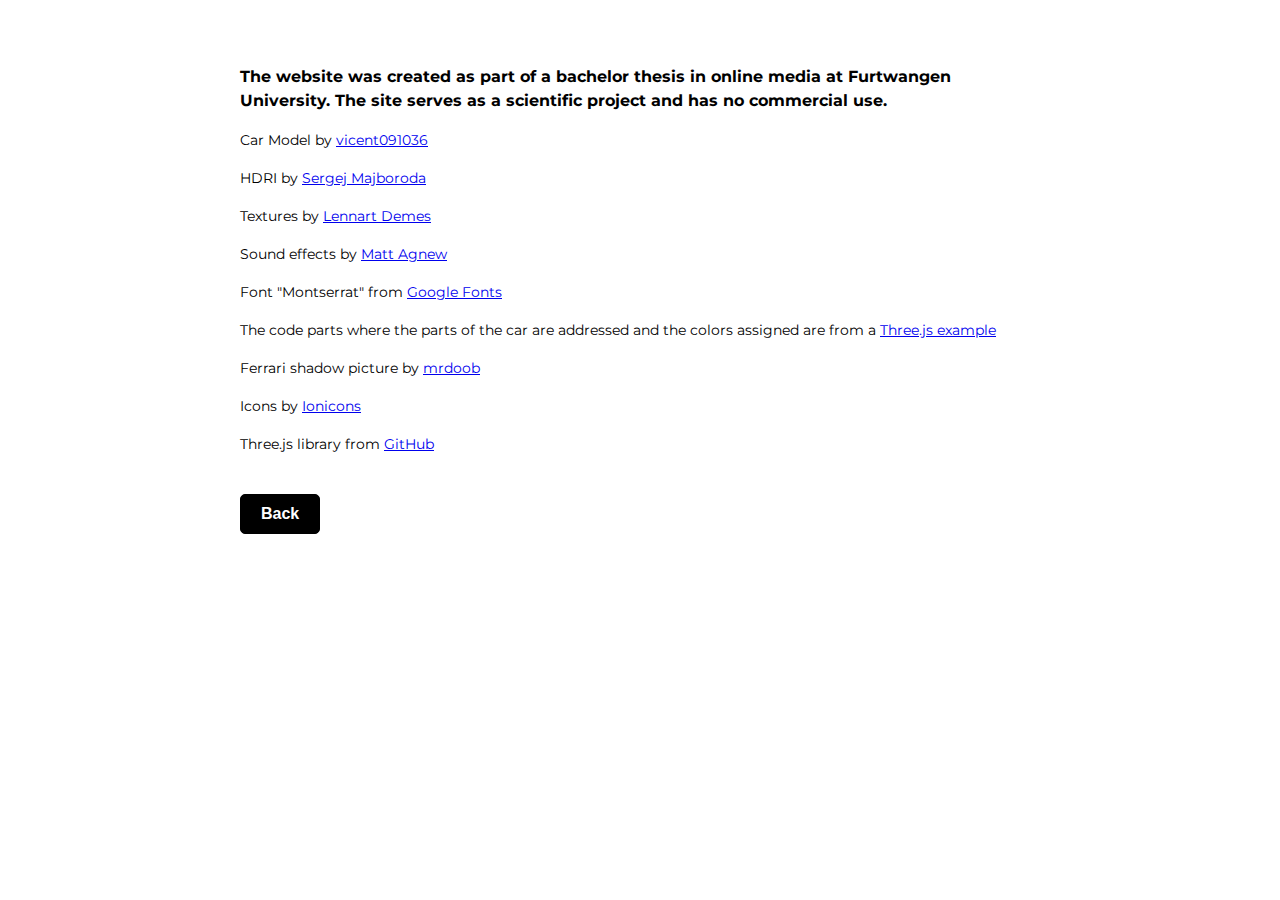
<file: resources/sources.html>
<!DOCTYPE html>
<html lang="en">
	<head>
		<meta charset="UTF-8" />
		<meta http-equiv="X-UA-Compatible" content="IE=edge" />
		<meta name="viewport" content="width=device-width, initial-scale=1.0" />
		<link rel="preconnect" href="https://fonts.googleapis.com" />
		<link rel="preconnect" href="https://fonts.gstatic.com" crossorigin />
		<link
			href="https://fonts.googleapis.com/css2?family=Montserrat:wght@300;400&display=swap"
			rel="stylesheet"
		/>
		<link type="text/css" rel="stylesheet" href="style.css" />
		<title>Quellen</title>
	</head>
	<body>
		<div id="source-list">
			<h3>
				The website was created as part of a bachelor thesis in online media at
				Furtwangen University. The site serves as a scientific project and has
				no commercial use.
			</h3>
			<p>
				Car Model by
				<a
					href="https://sketchfab.com/models/57bf6cc56931426e87494f554df1dab6"
					target="_blank"
					>vicent091036</a
				>
			</p>
			<p>
				HDRI by
				<a href="https://polyhaven.com/a/dancing_hall" target="_blank"
					>Sergej Majboroda</a
				>
			</p>
			<p>
				Textures by
				<a href="https://ambientcg.com/list?type=Material,Atlas,Decal" target="_blank"
					>Lennart Demes</a
				>
			</p>
			<p>
				Sound effects by
				<a href="http://www.enginemusic.com/car.htm" target="_blank"
					>Matt Agnew</a>
			</p>
			<p>
				Font "Montserrat" from
				<a href="https://fonts.google.com/specimen/Montserrat" target="_blank"
					>Google Fonts</a
				>
			</p>
			<p>
				The code parts where the parts of the car are addressed and the colors assigned are from a 
				<a href="https://github.com/mrdoob/three.js/blob/master/examples/webgl_materials_car.html" target="_blank"
					>Three.js example</a
				>
			</p>
			<p>
				Ferrari shadow picture by
				<a href="https://github.com/mrdoob/three.js/blob/master/examples/models/gltf/ferrari_ao.png" target="_blank"
					>mrdoob</a
				>
			</p>
			<p>
				Icons by
				<a href="https://ionic.io/ionicons/" target="_blank"
					>Ionicons</a
				>
			</p>
			<p>
				Three.js library from
				<a href="https://github.com/mrdoob/three.js/" target="_blank"
					>GitHub</a
				>
			</p>

			<br />

			<button class="back-button"><a href="index.html">Back</a></button>
		</div>
	</body>
</html>
</file>
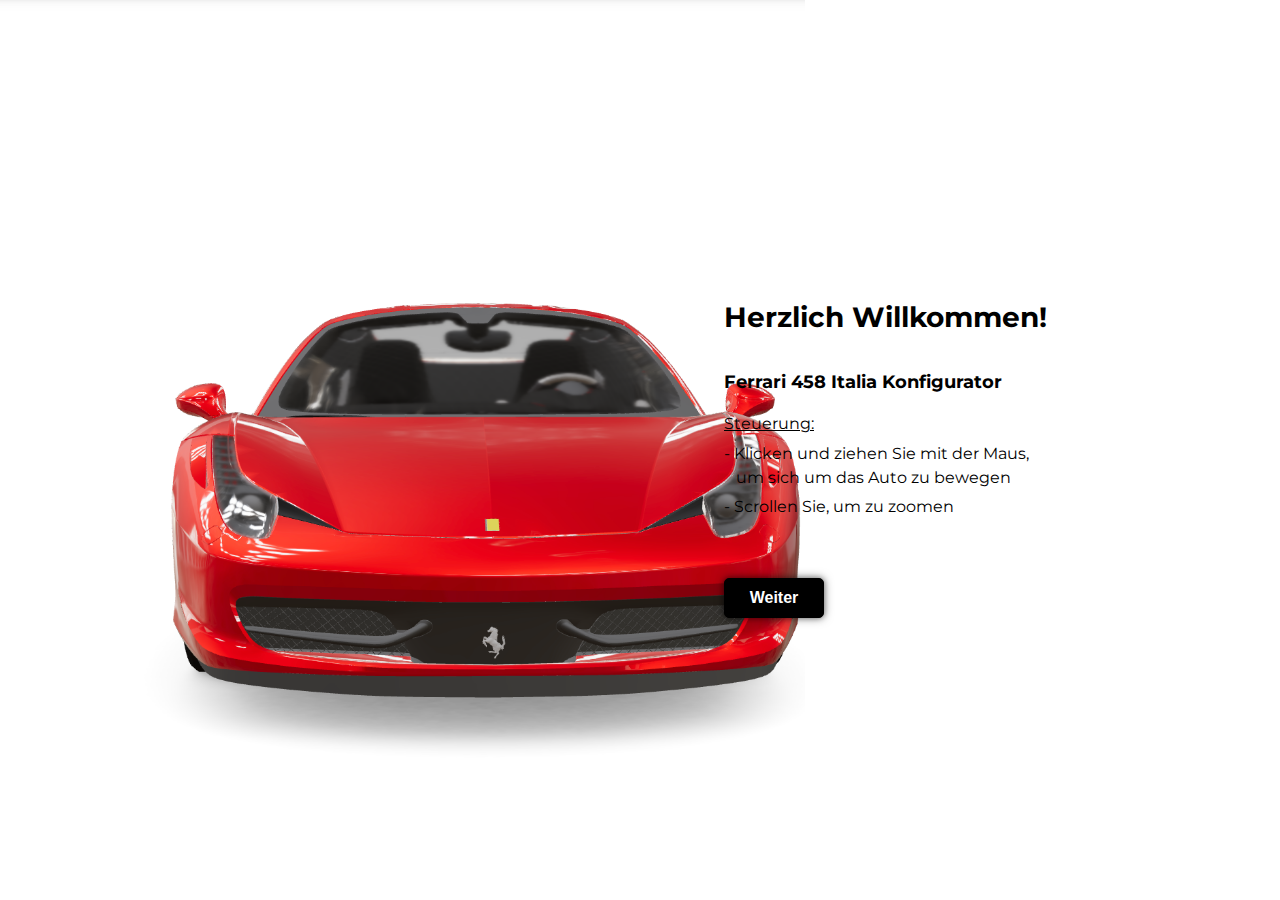
<file: resources/startseite.html>
<!DOCTYPE html>
<html lang="en">
<head>
    <title>Verkaufsraum</title>
	<meta charset="utf-8">
	<meta name="viewport" content="width=device-width, initial-scale=1.0">
	<link rel="preconnect" href="https://fonts.googleapis.com">
	<link rel="preconnect" href="https://fonts.gstatic.com" crossorigin>
	<link href="https://fonts.googleapis.com/css2?family=Montserrat:wght@300;400&display=swap" rel="stylesheet">
	<link rel="stylesheet" href="https://code.ionicframework.com/ionicons/2.0.1/css/ionicons.min.css" />
	<link type="text/css" rel="stylesheet" href="style.css">
	<link rel="preload" href="Ferrari/ferrari.glb" as="fetch" type="application/octet-stream">
</head>
<body>
	<div class="container">
		<div class="image-section">
		  <img src="Ferrari/Screenshot 2023-05-22 at 14.07.59.png" alt="Ferrari 458 Italia">
		</div>
		<div class="text-section">
		  <h2>Herzlich Willkommen!</h2>
		  <h3>Ferrari 458 Italia Konfigurator</h3>
		  <p><u>Steuerung:</u></p>
		  <p>- Klicken und ziehen Sie mit der Maus, <br>&nbsp;&nbsp; um sich um das Auto zu bewegen</p>
          <p>- Scrollen Sie, um zu zoomen</p>
		  <button id="weiter" onclick="window.location.href='index.html'">Weiter</button>
		</div>
	</div>
</body>
</html>
</file>
<file: resources/style.css>
body {
	margin: 0;
	color: black;
	font-family: 'Montserrat', sans-serif;
	font-size: 15px;
	line-height: 24px;
	overscroll-behavior: none;
	text-rendering: optimizeLegibility;
}

h1 {
	position: absolute;
	font-size: 2em; 
	color: black;
      top: 2%;
      left: 2%;
      background-color: rgba(255, 255, 255, 0);
      padding: 10px;
}

h2 {
	font-size:28px
}

#motorButton {
	position: fixed;
	top: 55%;
	left: 45%;
	background-color: white;
	border: 2px solid red;
	border-radius: 50%;
	padding: 13px 15px;
	font-size: 16px;
	color: black;
	transition: background-color 0.1s ease-out 0.1s;
	box-shadow: 0px 0px 10px rgba(0, 0, 0, 0.366), 0px 0px 5px rgba(0, 0, 0, 0.3);
}

.colorPicker {
	display: inline-block;
	margin: 0 10px;
}

.colorPicker input[type="color"] {
    width: 30px;
    height: 30px;
    padding: 0;
}

#auswahl {
	position: absolute;
	bottom: 0%;
	width: 80%;
	margin-left: 10%;
	border-radius: 15px;
	margin-bottom: 2%;
	padding: 20px 0 20px 0;
	box-sizing: border-box;
	text-align: center;
	background-color: white;
	box-shadow: 0px 0px 10px rgba(0, 0, 0, 0.5), 0px 0px 5px rgba(0, 0, 0, 0.3);
	display: flex;
	justify-content: center;
}

#auswahl span:first-child {
	margin-left: 5%;
}

.ansicht {
	margin-left: 5%;
	margin-right:3%;
	border: 1px solid black; 
	display: flex; 
	justify-content: center;
	border-radius: 5px; 
}

.ansicht a, bold {
	margin: 0 10px; 
	padding-top: 15px;
	padding-bottom: 15px;
	text-decoration: none;
	color: black;
}

.ansicht a:hover {
	text-decoration: underline;
	text-shadow: 0px 0px 1px black;
}

a, button, input, select {
	pointer-events: auto;
}


#source-link {
	position: fixed;
	top: 2%;
	right: 2%;
	color: black;
	text-decoration: underline;
	transition: color 0.2s;
}

#source-link:hover {
	color: rgb(10, 130, 236);
}

#source-list {
	width: 80%;
	max-width: 800px;
	margin: 5% auto 0 auto;
	font-size: 14px;
}

.back-button {
	background-color: black;
	border: 1px solid black;
	border-radius: 5px;
	padding: 10px 20px;
	font-size: 16px;
	font-weight: bold;
	transition: background-color 0.1s ease-out;
}

.back-button a {
	color: white;
	text-decoration: none;
	transition: color 0.1s ease-out;
}

.back-button:hover {
	border: 1px solid black;
	background-color: white;
}

.back-button:hover a {
	color: black;
}

ion-icon {
	font-size: 20px;
}

@media all and (max-width: 640px) {
	.lil-gui.root {
		right: auto;
		top: auto;
		max-height: 50%;
		max-width: 80%;
		bottom: 0;
		left: 0;
	}
}




.container {
	display: flex;
	align-items: center;
}

.image-section {
	flex: 1;
	display: flex;
	align-items: center;
	width:50%;
}

.image-section img {
	width: 100vh;
	height: 100vh;
	object-fit: cover;
}

.text-section {
	flex: 1;
	margin-left: 5%;
	padding: 20px;
	text-align: left;
	display: flex;
	flex-direction: column;
	justify-content: center;
	align-items: flex-start;
}

.text-section h1 {
	font-size: 30px;
}

.text-section h3 {
	font-size: 18px;
}

.text-section p {
	margin:0;
	margin-bottom: 1%;
	font-size: 16px;
}

#weiter {
	margin-top: 10%;
	width: 100px;
	background-color: black;
	border: 1px solid black;
	border-radius: 5px;
	padding: 10px 20px;
	font-size: 16px;
	font-weight: bold;
	color: white;
	box-shadow: 0px 0px 10px rgba(0, 0, 0, 0.5), 0px 0px 5px rgba(0, 0, 0, 0.3);
}

#weiter a {
	text-decoration: none;
	color: white;
}

#weiter:hover {
	border: 1px solid black;
	background-color: white;
	color: black;
}

#weiter:hover a {
	color: black;
}




@media (max-width: 1200px) {
	body {
		font-size: 10px;
	}

	h1 {
		font-size: 1.5em;
	}

	.ansicht {
		margin-left:2%;
	}

	#auswahl span:first-child {
		margin-left: 2%;
	}
}

@media (max-width: 480px) {
	body {
		font-size: 10px;
	}

	h1 {
		font-size: 1em;
	}
}
</file>
